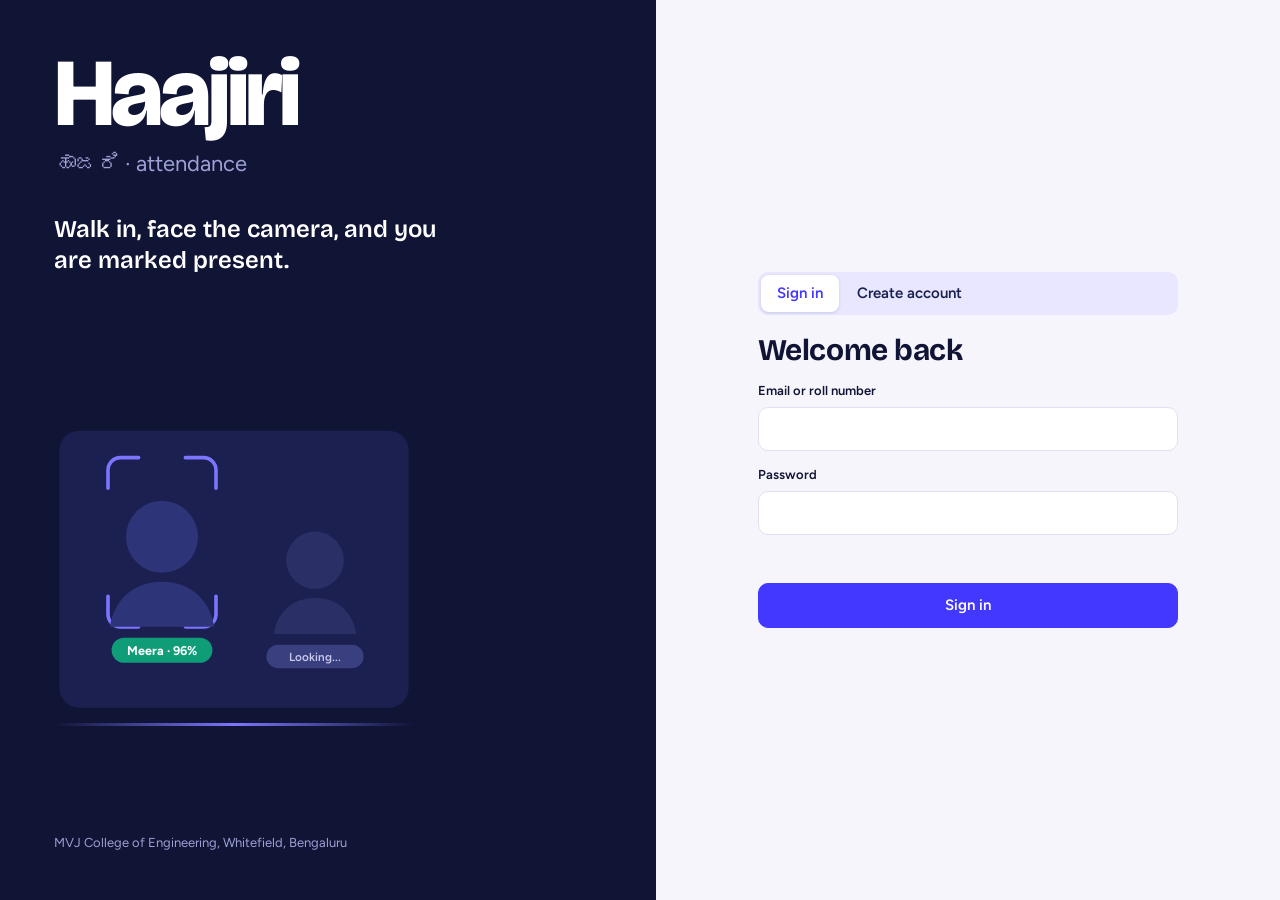
<file: templates/index.html>
<!doctype html>
<html lang="en">
<head>
<meta charset="utf-8">
<meta name="viewport" content="width=device-width, initial-scale=1">
<title>Haajiri - Face attendance</title>
<link rel="preconnect" href="https://fonts.googleapis.com">
<link rel="preconnect" href="https://fonts.gstatic.com" crossorigin>
<link href="https://fonts.googleapis.com/css2?family=Bricolage+Grotesque:opsz,wght@12..96,500;12..96,700;12..96,800&family=Figtree:wght@400;500;600;700&display=swap" rel="stylesheet">
<link rel="stylesheet" href="/static/css/app.css">
</head>
<body>
<main class="auth">
  <section class="auth-art" aria-hidden="false">
    <div>
      <div class="word">Haajiri</div>
      <div class="kn">ಹಾಜರಿ &middot; attendance</div>
      <p class="lead">Walk in, face the camera, and you are marked present.</p>
    </div>
    <div class="scan" aria-hidden="true">
      <svg viewBox="0 0 400 320" fill="none">
        <rect x="6" y="6" width="388" height="308" rx="22" fill="#1B2050"/>
        <g stroke="#7C75FF" stroke-width="4" stroke-linecap="round">
          <path d="M60 70V50a14 14 0 0 1 14-14h20"/><path d="M180 70V50a14 14 0 0 0-14-14h-20" transform="translate(0 0)"/>
          <path d="M60 190v20a14 14 0 0 0 14 14h20"/><path d="M180 190v20a14 14 0 0 1-14 14h-20"/>
        </g>
        <circle cx="120" cy="124" r="40" fill="#2E3478"/><path d="M62 224c6-34 30-50 58-50s52 16 58 50" fill="#2E3478"/>
        <rect x="64" y="236" width="112" height="28" rx="14" fill="#0F9D78"/>
        <text x="120" y="255" text-anchor="middle" font-family="Figtree, sans-serif" font-size="14" font-weight="700" fill="#fff">Meera &#183; 96%</text>
        <circle cx="290" cy="150" r="32" fill="#2A2F66"/><path d="M244 232c5-28 24-40 46-40s41 12 46 40" fill="#2A2F66"/>
        <rect x="236" y="244" width="108" height="26" rx="13" fill="#3A3F80"/>
        <text x="290" y="262" text-anchor="middle" font-family="Figtree, sans-serif" font-size="13" font-weight="600" fill="#C7C8EA">Looking...</text>
      </svg>
      <div class="beam"></div>
    </div>
    <p class="small" style="color:#9EA0D6">MVJ College of Engineering, Whitefield, Bengaluru</p>
  </section>

  <section class="auth-form">
    <div class="box">
      <div class="seg" role="tablist" aria-label="Sign in or create account">
        <button class="on" data-tab="login" role="tab">Sign in</button>
        <button data-tab="register" role="tab">Create account</button>
      </div>

      <form id="login-form" novalidate>
        <h1>Welcome back</h1>
        <label class="field"><span>Email or roll number</span><input class="input" name="email" autocomplete="username" required></label>
        <label class="field"><span>Password</span><input class="input" type="password" name="password" autocomplete="current-password" required></label>
        <div class="error-text" data-err></div>
        <button class="btn primary" type="submit">Sign in</button>
      </form>

      <form id="register-form" class="hide" novalidate>
        <h1>Create your account</h1>
        <div class="seg" role="radiogroup" aria-label="I am a">
          <button type="button" class="on" data-role="student">Student</button>
          <button type="button" data-role="teacher">Teacher</button>
        </div>
        <label class="field"><span>Full name</span><input class="input" name="name" autocomplete="name" required></label>
        <label class="field"><span>Email</span><input class="input" type="email" name="email" autocomplete="email" required></label>
        <div class="row" data-for="student">
          <label class="field grow"><span>Roll number (USN)</span><input class="input" name="roll_no" placeholder="1MJ23CS001"></label>
          <label class="field" style="width:110px"><span>Section</span><input class="input" name="section" placeholder="5A"></label>
        </div>
        <label class="field hide" data-for="teacher"><span>Teacher access code</span><input class="input" name="code" autocomplete="off"><em class="hint">Your department gives you this code.</em></label>
        <label class="field"><span>Password</span><input class="input" type="password" name="password" autocomplete="new-password" required><em class="hint">At least 6 characters.</em></label>
        <div class="error-text" data-err></div>
        <button class="btn primary" type="submit">Create account</button>
      </form>
    </div>
  </section>
</main>
<script src="/static/js/common.js"></script>
<script src="/static/js/auth.js"></script>
</body>
</html>
</file>
<file: static/css/app.css>
/* Haajiri - design tokens */
:root {
  --ink: #101435;
  --ink-2: #1B2050;
  --paper: #F6F5FB;
  --card: #FFFFFF;
  --blue: #4338FF;
  --blue-d: #3128D6;
  --blue-soft: #E8E7FF;
  --mint: #0F9D78;
  --mint-soft: #D8F3EA;
  --amber: #C98300;
  --amber-soft: #FFF0CC;
  --rose: #D93B52;
  --rose-soft: #FBDDE2;
  --line: #E2E0F0;
  --muted: #6A6C8E;
  --radius: 14px;
  --font-display: "Bricolage Grotesque", "Avenir Next", "Segoe UI", system-ui, sans-serif;
  --font-body: "Figtree", "Segoe UI", system-ui, -apple-system, sans-serif;
}

*, *::before, *::after { box-sizing: border-box; }
html { -webkit-text-size-adjust: 100%; }
body { margin: 0; background: var(--paper); color: var(--ink); font: 400 15px/1.5 var(--font-body); }
h1, h2, h3, h4 { font-family: var(--font-display); margin: 0; letter-spacing: -0.015em; line-height: 1.15; }
h1 { font-size: 30px; font-weight: 700; }
h2 { font-size: 22px; font-weight: 700; }
h3 { font-size: 17px; font-weight: 650; }
p { margin: 0; }
button, input, select { font: inherit; color: inherit; }
a { color: var(--blue); }
.muted { color: var(--muted); }
.small { font-size: 13px; }
.hide { display: none !important; }
.row { display: flex; gap: 12px; align-items: center; }
.row.wrap { flex-wrap: wrap; }
.row.between { justify-content: space-between; }
.stack { display: flex; flex-direction: column; gap: 14px; }
.grow { flex: 1; min-width: 0; }
:focus-visible { outline: 3px solid var(--blue); outline-offset: 2px; border-radius: 6px; }

/* ---- controls ---- */
.btn { display: inline-flex; align-items: center; justify-content: center; gap: 8px; padding: 10px 18px; border-radius: 10px;
  border: 1.5px solid var(--line); background: var(--card); cursor: pointer; font-weight: 600; transition: background .15s, border-color .15s, transform .05s; }
.btn:hover { border-color: var(--blue); }
.btn:active { transform: translateY(1px); }
.btn.primary { background: var(--blue); border-color: var(--blue); color: #fff; }
.btn.primary:hover { background: var(--blue-d); }
.btn.dark { background: var(--ink); border-color: var(--ink); color: #fff; }
.btn.danger { color: var(--rose); }
.btn.danger:hover { border-color: var(--rose); }
.btn.sm { padding: 6px 12px; font-size: 13px; border-radius: 8px; }
.btn[disabled] { opacity: .5; cursor: not-allowed; }
.field { display: flex; flex-direction: column; gap: 6px; }
.field > span { font-weight: 600; font-size: 13px; }
.input, select.input { width: 100%; padding: 10px 12px; border: 1.5px solid var(--line); border-radius: 10px; background: #fff; }
.input:focus { border-color: var(--blue); outline: none; box-shadow: 0 0 0 3px var(--blue-soft); }
.hint { font-size: 12.5px; color: var(--muted); }
.error-text { color: var(--rose); font-size: 13.5px; min-height: 20px; }
.seg { display: inline-flex; background: var(--blue-soft); border-radius: 10px; padding: 3px; gap: 2px; }
.seg button { border: 0; background: transparent; padding: 7px 16px; border-radius: 8px; font-weight: 600; cursor: pointer; color: var(--ink-2); }
.seg button.on { background: #fff; color: var(--blue); box-shadow: 0 1px 3px rgba(16, 20, 53, .15); }

.card { background: var(--card); border: 1px solid var(--line); border-radius: var(--radius); padding: 20px; }
.card.flush { padding: 0; overflow: hidden; }
.chip { display: inline-block; padding: 2px 10px; border-radius: 999px; font-size: 12.5px; font-weight: 650; background: var(--blue-soft); color: var(--blue-d); }
.chip.present { background: var(--mint-soft); color: var(--mint); }
.chip.late { background: var(--amber-soft); color: var(--amber); }
.chip.absent { background: var(--rose-soft); color: var(--rose); }
.chip.grey { background: #ECEBF5; color: var(--muted); }

/* ---- app shell (teacher) ---- */
.shell { display: grid; grid-template-columns: 236px 1fr; min-height: 100vh; }
.side { background: var(--ink); color: #D9DAF0; padding: 22px 14px; display: flex; flex-direction: column; gap: 6px; position: sticky; top: 0; height: 100vh; }
.brand { display: flex; align-items: baseline; gap: 10px; padding: 0 10px 18px; color: #fff; }
.brand b { font: 700 24px var(--font-display); letter-spacing: -0.02em; }
.brand span { font-size: 15px; color: #9EA0D6; }
.nav-btn { display: flex; align-items: center; gap: 12px; padding: 10px 12px; border-radius: 10px; border: 0; background: none; color: inherit;
  cursor: pointer; text-align: left; font-weight: 550; width: 100%; }
.nav-btn svg { width: 19px; height: 19px; flex: none; }
.nav-btn:hover { background: var(--ink-2); }
.nav-btn.on { background: var(--blue); color: #fff; }
.side .spacer { flex: 1; }
.me-box { padding: 12px; border-top: 1px solid #2A2F66; font-size: 13px; }
.me-box b { display: block; color: #fff; font-size: 14px; }
.main { padding: 26px 34px 60px; min-width: 0; }
.topbar { display: flex; justify-content: space-between; align-items: center; gap: 16px; margin-bottom: 24px; }
.view { display: none; }
.view.on { display: block; }

/* ---- bell ---- */
.bell-wrap { position: relative; }
.bell { position: relative; width: 42px; height: 42px; border-radius: 12px; border: 1.5px solid var(--line); background: #fff; cursor: pointer; display: grid; place-items: center; }
.bell svg { width: 20px; height: 20px; }
.bell .dot { position: absolute; top: -6px; right: -6px; min-width: 20px; height: 20px; padding: 0 5px; border-radius: 10px; background: var(--rose); color: #fff; font-size: 11.5px; font-weight: 700; display: grid; place-items: center; }
.bell-panel { position: absolute; right: 0; top: 52px; width: 360px; max-width: 90vw; max-height: 70vh; overflow: auto; background: #fff; border: 1px solid var(--line);
  border-radius: var(--radius); box-shadow: 0 18px 50px rgba(16, 20, 53, .18); z-index: 40; }
.bell-panel header { display: flex; justify-content: space-between; align-items: center; padding: 14px 16px; border-bottom: 1px solid var(--line); position: sticky; top: 0; background: #fff; }
.note { padding: 12px 16px; border-bottom: 1px solid var(--line); display: grid; gap: 2px; }
.note.unread { background: #F5F4FF; box-shadow: inset 3px 0 0 var(--blue); }
.note b { font-size: 14px; }
.note small { color: var(--muted); }
.empty { padding: 28px 18px; text-align: center; color: var(--muted); }

/* ---- today / lists ---- */
.class-list { display: grid; gap: 12px; }
.class-card { display: grid; grid-template-columns: 96px 1fr auto; gap: 16px; align-items: center; padding: 16px 20px; }
.time-block { font: 700 20px var(--font-display); line-height: 1.1; }
.time-block small { display: block; font: 500 13px var(--font-body); color: var(--muted); margin-top: 2px; }
.grid-2 { display: grid; grid-template-columns: repeat(auto-fit, minmax(300px, 1fr)); gap: 16px; }
table.tbl { width: 100%; border-collapse: collapse; }
.tbl th { text-align: left; font-size: 13px; color: var(--muted); font-weight: 600; padding: 12px 16px; border-bottom: 1px solid var(--line); background: #FBFAFF; }
.tbl td { padding: 12px 16px; border-bottom: 1px solid var(--line); vertical-align: middle; }
.tbl tr:last-child td { border-bottom: 0; }
.scroll-x { overflow-x: auto; }

/* ---- roll call (the memorable part) ---- */
.live { display: grid; grid-template-columns: minmax(0, 1.25fr) minmax(0, 1fr); gap: 20px; align-items: start; }
.stage { background: var(--ink); border-radius: var(--radius); overflow: hidden; position: relative; aspect-ratio: 4 / 3; display: grid; place-items: center; }
.stage video, .stage img, .stage canvas { position: absolute; inset: 0; width: 100%; height: 100%; object-fit: contain; }
.stage video.mirror { transform: scaleX(-1); }
.stage .badge { position: absolute; left: 14px; top: 14px; z-index: 3; background: rgba(16, 20, 53, .78); color: #fff; padding: 5px 12px; border-radius: 999px; font-size: 13px; font-weight: 600; display: flex; align-items: center; gap: 8px; }
.pulse { width: 9px; height: 9px; border-radius: 50%; background: #3DDC97; box-shadow: 0 0 0 0 rgba(61, 220, 151, .7); animation: pulse 1.6s infinite; }
.pulse.err { background: var(--rose); animation: none; }
@keyframes pulse { 70% { box-shadow: 0 0 0 9px rgba(61, 220, 151, 0); } 100% { box-shadow: 0 0 0 0 rgba(61, 220, 151, 0); } }
.stage .placeholder { position: relative; color: #B7B9E6; text-align: center; padding: 20px; max-width: 360px; }
.tally { display: flex; gap: 10px; flex-wrap: wrap; }
.tally div { flex: 1; min-width: 84px; background: #fff; border: 1px solid var(--line); border-radius: 12px; padding: 10px 14px; }
.tally b { display: block; font: 700 28px var(--font-display); line-height: 1; }
.tally span { font-size: 12.5px; color: var(--muted); }
.tally .p b { color: var(--mint); } .tally .l b { color: var(--amber); } .tally .a b { color: var(--rose); }
.board { display: grid; grid-template-columns: repeat(auto-fill, minmax(104px, 1fr)); gap: 10px; }
.tile { position: relative; border: 1.5px dashed #C9C6E3; border-radius: 12px; background: #fff; padding: 12px 8px 10px; text-align: center; cursor: pointer;
  transition: background .3s, border-color .3s, color .3s; min-height: 98px; }
.tile .ini { width: 40px; height: 40px; border-radius: 50%; margin: 0 auto 6px; display: grid; place-items: center; background: #ECEBF5; color: var(--muted); font: 700 15px var(--font-display); }
.tile .nm { font-weight: 600; font-size: 13px; line-height: 1.2; overflow: hidden; text-overflow: ellipsis; display: -webkit-box; -webkit-line-clamp: 2; -webkit-box-orient: vertical; }
.tile .rn { font-size: 11.5px; color: var(--muted); }
.tile:hover { border-color: var(--blue); }
.tile.present { background: var(--mint); border: 1.5px solid var(--mint); color: #fff; }
.tile.present .ini { background: rgba(255, 255, 255, .22); color: #fff; }
.tile.present .rn { color: #CFF3E6; }
.tile.late { background: var(--amber); border-color: var(--amber); color: #fff; }
.tile.late .ini { background: rgba(255, 255, 255, .25); color: #fff; }
.tile.late .rn { color: #FFF0CC; }
.tile .stamp { position: absolute; top: 6px; right: 7px; font: 700 11px var(--font-display); opacity: .9; }
.tile.just { animation: stamp .7s ease-out; }
@keyframes stamp { 0% { transform: scale(1.12) rotate(-2deg); box-shadow: 0 0 0 0 rgba(15, 157, 120, .6); } 100% { transform: none; box-shadow: 0 0 0 14px rgba(15, 157, 120, 0); } }
.menu { position: absolute; z-index: 30; background: #fff; border: 1px solid var(--line); border-radius: 12px; box-shadow: 0 14px 40px rgba(16, 20, 53, .2); padding: 6px; display: grid; min-width: 150px; }
.menu button { border: 0; background: none; padding: 9px 12px; text-align: left; border-radius: 8px; cursor: pointer; font-weight: 600; }
.menu button:hover { background: var(--blue-soft); }

/* ---- timetable ---- */
.tt { display: grid; min-width: 760px; }
.tt > div { padding: 10px; border-right: 1px solid var(--line); border-bottom: 1px solid var(--line); min-height: 64px; }
.tt .hd { background: #FBFAFF; font-weight: 650; font-size: 13.5px; min-height: 0; }
.tt .tm { background: #FBFAFF; font: 600 13px var(--font-body); }
.tt .tm small { display: block; color: var(--muted); font-weight: 500; }
.tt .brk { grid-column: 2 / -1; background: repeating-linear-gradient(135deg, #F4F3FA, #F4F3FA 8px, #EFEEF8 8px, #EFEEF8 16px); color: var(--muted); text-align: center; font-size: 13px; min-height: 0; padding: 8px; }
.tt .cell b { font-size: 13.5px; display: block; line-height: 1.25; }
.tt .cell small { color: var(--muted); }
.tt .cell.edit { cursor: pointer; }
.tt .cell.edit:hover { background: var(--blue-soft); }
.tt .cell.now { background: #F0EFFF; box-shadow: inset 0 0 0 2px var(--blue); }
.tt .cell.free { color: #B6B5CE; font-size: 13px; }

/* ---- modal / toast ---- */
.scrim { position: fixed; inset: 0; background: rgba(16, 20, 53, .55); display: grid; place-items: center; z-index: 80; padding: 16px; }
.modal { background: #fff; border-radius: 18px; width: min(560px, 100%); max-height: 92vh; overflow: auto; padding: 24px; display: grid; gap: 16px; }
.modal.wide { width: min(760px, 100%); }
.toasts { position: fixed; left: 50%; bottom: 22px; transform: translateX(-50%); display: grid; gap: 8px; z-index: 120; }
.toast { background: var(--ink); color: #fff; padding: 11px 18px; border-radius: 12px; font-weight: 550; box-shadow: 0 10px 30px rgba(16, 20, 53, .3); }
.toast.bad { background: var(--rose); }
.toast.good { background: var(--mint); }

/* ---- face capture ---- */
.capture-box { position: relative; background: var(--ink); border-radius: 14px; aspect-ratio: 4 / 3; overflow: hidden; }
.capture-box video { width: 100%; height: 100%; object-fit: cover; transform: scaleX(-1); }
.capture-box .oval { position: absolute; inset: 12% 28%; border: 3px dashed rgba(255, 255, 255, .8); border-radius: 50%; }
.capture-box .say { position: absolute; left: 0; right: 0; bottom: 12px; text-align: center; color: #fff; font-weight: 650; text-shadow: 0 1px 6px rgba(0, 0, 0, .6); }
.bar { height: 8px; background: #ECEBF5; border-radius: 99px; overflow: hidden; }
.bar > i { display: block; height: 100%; background: var(--blue); border-radius: 99px; transition: width .3s; }

/* ---- student ---- */
.s-top { background: var(--ink); color: #fff; }
.s-top .in { max-width: 1100px; margin: 0 auto; padding: 14px 22px; display: flex; align-items: center; gap: 22px; }
.s-top .brand { padding: 0; }
.s-top nav { display: flex; gap: 4px; flex: 1; }
.s-top nav button { border: 0; background: none; color: #C7C8EA; padding: 8px 14px; border-radius: 9px; font-weight: 600; cursor: pointer; }
.s-top nav button.on { background: var(--blue); color: #fff; }
.s-top .bell { background: var(--ink-2); border-color: #2A2F66; color: #fff; }
.s-main { max-width: 1100px; margin: 0 auto; padding: 26px 22px 70px; }
.next-card { background: var(--ink); color: #fff; border-radius: 18px; padding: 26px 28px; display: grid; gap: 6px; }
.next-card .big { font: 700 34px var(--font-display); letter-spacing: -0.02em; }
.next-card .muted { color: #A9ABDB; }
.subj-card { display: grid; gap: 10px; }
.meter { height: 10px; border-radius: 99px; background: #ECEBF5; overflow: hidden; position: relative; }
.meter > i { display: block; height: 100%; border-radius: 99px; }
.meter::after { content: ""; position: absolute; left: 75%; top: 0; bottom: 0; width: 2px; background: var(--ink); opacity: .35; }
.pct { font: 700 30px var(--font-display); line-height: 1; }
.pct.ok { color: var(--mint); } .pct.low { color: var(--rose); } .pct.mid { color: var(--amber); }
.timeline { display: grid; gap: 0; }
.tl { display: grid; grid-template-columns: 92px 1fr; gap: 14px; padding: 12px 0; border-bottom: 1px solid var(--line); align-items: center; }
.tl:last-child { border-bottom: 0; }
.tl .t { font-weight: 650; font-size: 14px; } .tl .t small { display: block; color: var(--muted); font-weight: 500; }
.tl.now { background: #F0EFFF; margin: 0 -12px; padding: 12px; border-radius: 10px; border-bottom: 0; }
.tl.brk { color: var(--muted); }

/* ---- auth page ---- */
.auth { display: grid; grid-template-columns: 1.05fr 1fr; min-height: 100vh; }
.auth-art { background: var(--ink); color: #fff; padding: 48px 54px; display: flex; flex-direction: column; justify-content: space-between; position: relative; overflow: hidden; }
.auth-art .word { font: 800 clamp(54px, 8vw, 96px) var(--font-display); letter-spacing: -0.04em; line-height: .95; }
.auth-art .kn { font-size: 22px; color: #9EA0D6; margin-top: 8px; }
.auth-art p.lead { font: 600 24px/1.3 var(--font-display); max-width: 420px; margin-top: 34px; }
.scan { position: relative; width: min(360px, 90%); aspect-ratio: 5 / 4; margin-top: 30px; }
.scan svg { width: 100%; height: 100%; }
.scan .beam { position: absolute; left: 0; right: 0; height: 3px; background: linear-gradient(90deg, transparent, #7C75FF, transparent); animation: sweep 3.4s ease-in-out infinite; }
@keyframes sweep { 0%, 100% { top: 8%; } 50% { top: 88%; } }
.auth-form { display: grid; place-items: center; padding: 40px 28px; }
.auth-form .box { width: min(420px, 100%); display: grid; gap: 18px; }
.auth-form form { display: grid; gap: 14px; }

@media (max-width: 960px) {
  .shell { grid-template-columns: 1fr; }
  .side { position: static; height: auto; flex-direction: row; flex-wrap: wrap; align-items: center; padding: 10px; gap: 4px; }
  .side .brand { padding: 4px 10px; } .side .spacer { display: none; } .me-box { display: none; }
  .nav-btn { width: auto; padding: 8px 10px; } .nav-btn span { display: none; }
  .main { padding: 18px 16px 60px; }
  .live { grid-template-columns: 1fr; }
  .auth { grid-template-columns: 1fr; } .auth-art { padding: 28px 24px; min-height: 0; } .scan { display: none; }
  .class-card { grid-template-columns: 1fr; gap: 8px; }
  .s-top .in { flex-wrap: wrap; gap: 10px; } .s-top nav { order: 3; flex-basis: 100%; overflow-x: auto; }
}
@media (prefers-reduced-motion: reduce) { *, *::before, *::after { animation: none !important; transition: none !important; } }

.me-box .btn, .s-top .in > .btn { background: transparent; color: #fff; border-color: #3A3F80; }
.me-box .btn:hover, .s-top .in > .btn:hover { border-color: #9EA0D6; background: var(--ink-2); }

.slot-row > input[data-k=label] { flex: 1 1 150px; min-width: 120px; }
.slot-row > input[type=time] { flex: 0 0 132px; width: 132px; }
@media (max-width: 640px) {
  .bell-panel { position: fixed; left: 10px; right: 10px; top: 66px; width: auto; max-width: none; }
  .slot-row { flex-wrap: wrap; }
}
.bell-panel { color: var(--ink); }
</file>
